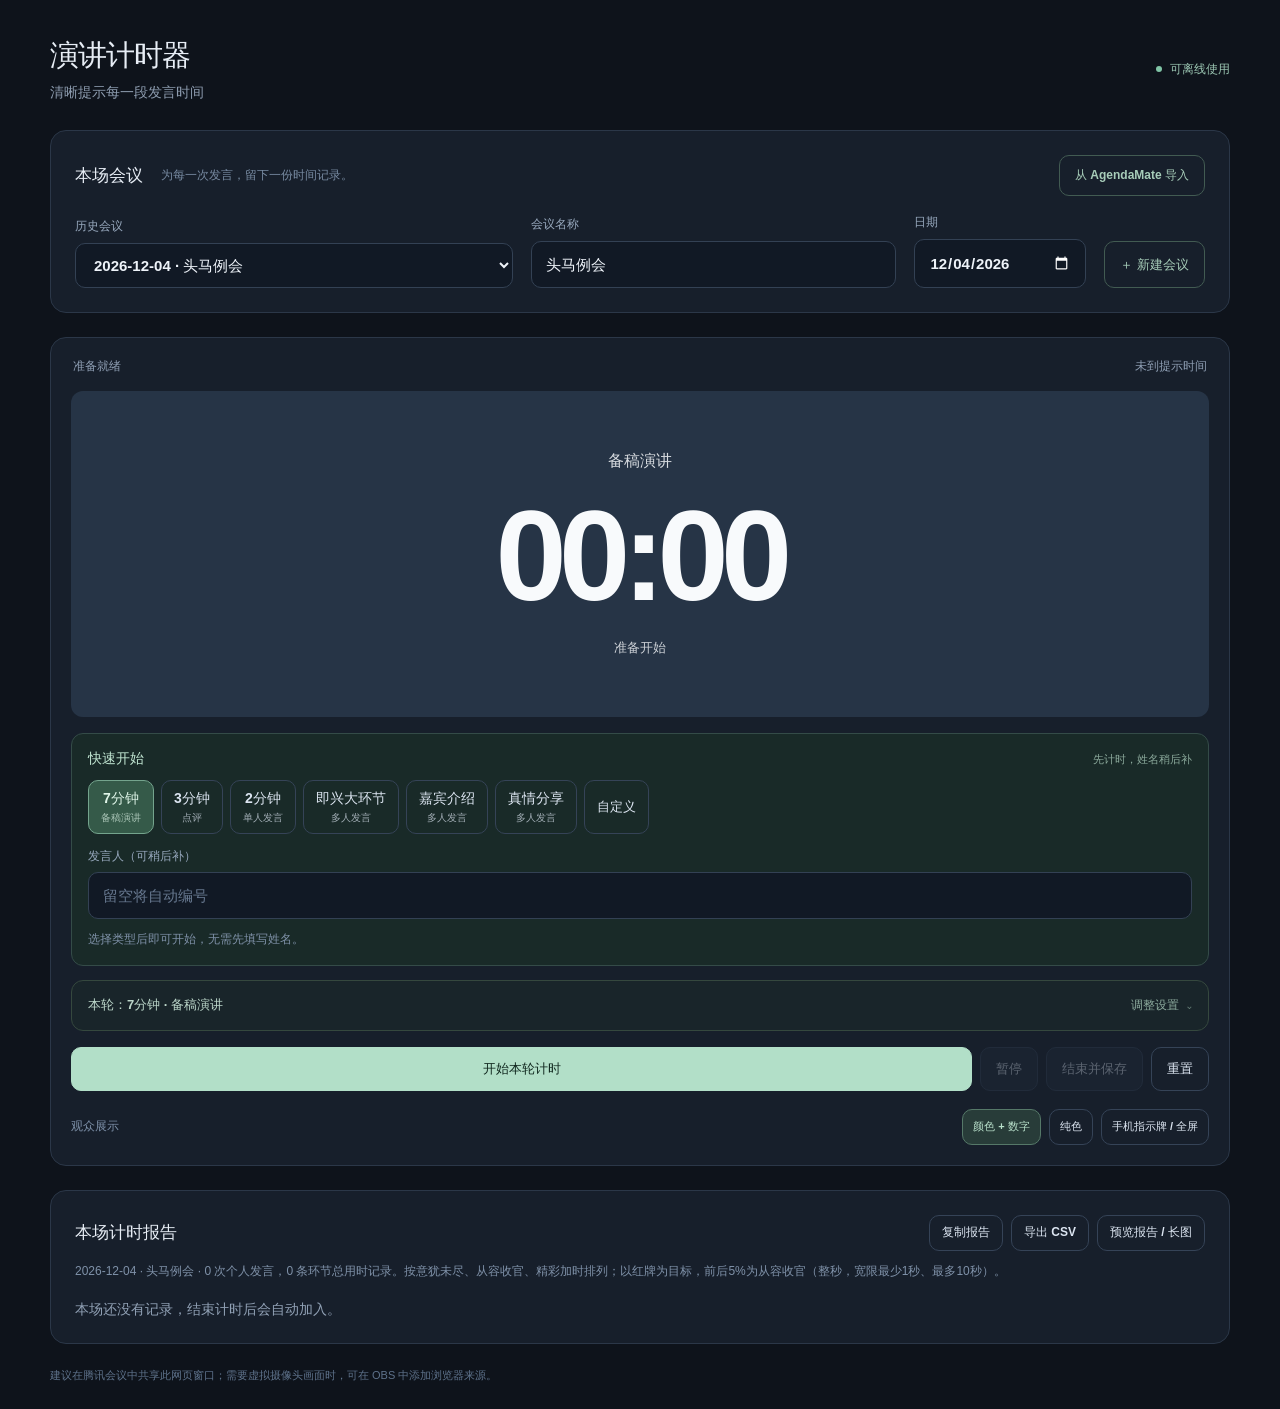
<file: index.html>
<!doctype html>
<html lang="zh-CN">
<head>
  <meta charset="utf-8">
  <meta name="viewport" content="width=device-width, initial-scale=1, viewport-fit=cover">
  <meta name="theme-color" content="#151a24">
  <title>头马演讲计时器</title>
  <link rel="icon" href="data:image/svg+xml,%3Csvg xmlns=%27http://www.w3.org/2000/svg%27 viewBox=%270 0 32 32%27%3E%3Crect width=%2732%27 height=%2732%27 rx=%278%27 fill=%27%23188447%27/%3E%3Cpath d=%27M10 9h12M16 9v16%27 stroke=%27white%27 stroke-width=%274%27/%3E%3C/svg%3E">
  <link rel="manifest" href="manifest.webmanifest">
  <link rel="stylesheet" href="style.css?v=24">
</head>
<body>
  <main class="app">
    <header class="topbar"><div><h1>演讲计时器</h1><p>清晰提示每一段发言时间</p></div><span class="offline">可离线使用</span></header>
    <section class="meeting-bar" aria-label="本场会议"><div class="meeting-heading"><h2>本场会议</h2><p>为每一次发言，留下一份时间记录。</p><button id="import-agenda">从 AgendaMate 导入</button></div><label>历史会议<select id="meeting-select"></select></label><label>会议名称<input id="meeting-name" maxlength="80"></label><label>日期<input id="meeting-date" type="date"></label><button id="new-meeting">＋ 新建会议</button></section>
    <details id="agenda-queue" class="agenda-queue" hidden><summary>待计时议程 <span id="queue-count"></span></summary><div id="queue-list"></div></details>
    <div class="layout">
      <section id="timer-panel" class="timer-panel" aria-label="计时器">
        <button id="exit-display" class="exit-display" hidden>退出指示牌</button><div class="panel-head"><span id="status">准备就绪</span><span id="color-label">未到提示时间</span></div>
        <div id="topics-budget" class="topics-budget" hidden><div><span>环节剩余时间</span><strong id="topics-remaining">20:00</strong></div><span id="topics-budget-note">总时长到点仅标红此栏</span></div><div id="display" class="display neutral"><div id="display-title" class="display-title">备稿演讲</div><div id="digits" class="digits">00:00</div><div id="display-state" class="display-state">准备开始</div></div>
        <section id="quick-next" class="quick-next" aria-label="快速开始下一位"><div class="quick-heading"><strong id="quick-heading">准备下一位</strong><span>先计时，姓名稍后补</span></div><div id="quick-types" class="quick-types" aria-label="快速选择环节"><button type="button" data-quick="speech"><strong>7分钟</strong><small>备稿演讲</small></button><button type="button" data-quick="evaluation"><strong>3分钟</strong><small>点评</small></button><button type="button" data-quick="tableTopics"><strong>2分钟</strong><small>单人发言</small></button><button type="button" data-quick="topics"><strong>即兴大环节</strong><small>多人发言</small></button><button type="button" data-quick="guests"><strong>嘉宾介绍</strong><small>多人发言</small></button><button type="button" data-quick="sharing"><strong>真情分享</strong><small>多人发言</small></button><button type="button" data-quick="custom">自定义</button></div><div id="multi-settings" class="multi-settings" hidden><section id="topics-duration" class="custom-duration" hidden><input id="session-scene" type="hidden" value="topics"><label>环节总时长</label><div class="custom-duration-row"><label><input id="topics-minutes" type="number" min="0" max="999" step="1" inputmode="numeric" value="20" aria-label="环节总时长分钟">分</label><label><input id="topics-seconds" type="number" min="0" max="59" step="1" inputmode="numeric" value="0" aria-label="环节总时长秒">秒</label></div><p class="hint">总时长到点仅将剩余时间栏标红；提示牌始终跟随当前分段。</p></section></div><label id="live-speaker-label"><span id="live-speaker-caption">发言人（可稍后补）</span><input id="live-speaker" maxlength="60" autocomplete="off" placeholder="留空将自动编号"></label><p id="quick-note" class="hint" role="status">选择类型后即可开始，无需先填写姓名。</p></section>
        <details id="round-settings" class="round-settings"><summary><span id="round-summary">本轮：7分钟 · 备稿演讲</span><span class="settings-toggle">调整设置</span></summary><div class="settings-body">
        
        <input id="preset" type="hidden" value="speech">
        <label>环节名称（可自由修改）<input id="title" maxlength="80" value="备稿演讲" autocomplete="off"></label>
        <section id="custom-duration" class="custom-duration" hidden><label>总时长</label><div class="custom-duration-row"><label><input id="total-minutes" type="number" min="0" max="999" step="1" inputmode="numeric" value="7" aria-label="总时长分钟">分</label><label><input id="total-seconds" type="number" min="0" max="59" step="1" inputmode="numeric" value="0" aria-label="总时长秒">秒</label></div><p id="auto-rule" class="hint">超过3分钟且不超过10分钟：剩余2分钟绿牌、剩余1分钟黄牌、时间到红牌。</p></section><div id="threshold-settings"><section id="threshold-editor"><h3 id="threshold-title" class="threshold-title">提示牌时间</h3><div class="thresholds"><div class="threshold-field"><span class="duration-label">绿牌</span><input id="green" type="hidden" value="05:00"><div class="duration-control"><input id="green-minutes" type="number" min="0" max="999" step="1" inputmode="numeric" aria-label="绿牌分钟" value="05"><span aria-hidden="true">:</span><input id="green-seconds" type="number" min="0" max="59" step="1" inputmode="numeric" aria-label="绿牌秒" value="00"><div class="duration-step"><button type="button" data-duration="green" data-step="5" aria-label="绿牌增加5秒">▴</button><button type="button" data-duration="green" data-step="-5" aria-label="绿牌减少5秒">▾</button></div></div></div><div class="threshold-field"><span class="duration-label">黄牌</span><input id="yellow" type="hidden" value="06:00"><div class="duration-control"><input id="yellow-minutes" type="number" min="0" max="999" step="1" inputmode="numeric" aria-label="黄牌分钟" value="06"><span aria-hidden="true">:</span><input id="yellow-seconds" type="number" min="0" max="59" step="1" inputmode="numeric" aria-label="黄牌秒" value="00"><div class="duration-step"><button type="button" data-duration="yellow" data-step="5" aria-label="黄牌增加5秒">▴</button><button type="button" data-duration="yellow" data-step="-5" aria-label="黄牌减少5秒">▾</button></div></div></div><div class="threshold-field"><span class="duration-label">红牌</span><input id="red" type="hidden" value="07:00"><div class="duration-control"><input id="red-minutes" type="number" min="0" max="999" step="1" inputmode="numeric" aria-label="红牌分钟" value="07"><span aria-hidden="true">:</span><input id="red-seconds" type="number" min="0" max="59" step="1" inputmode="numeric" aria-label="红牌秒" value="00"><div class="duration-step"><button type="button" data-duration="red" data-step="5" aria-label="红牌增加5秒">▴</button><button type="button" data-duration="red" data-step="-5" aria-label="红牌减少5秒">▾</button></div></div></div></div><p class="duration-help">分 : 秒 · 右侧小箭头每次增减 5 秒</p></section></div>
        <label class="check"><input id="sound" type="checkbox"> 切换颜色时播放提示音</label>
        
        
      </div></details><p id="error" class="error" role="alert"></p><div class="actions"><button id="start" class="primary">开始本轮计时</button><button id="pause" disabled>暂停</button><button id="finish" disabled>结束并保存</button><button id="reset">重置</button><button id="next" disabled>下一位</button></div>
        <div id="segments" class="segments" hidden><div class="segment-heading"><h3>分段计时</h3><span id="total-time">本轮累计 00:00</span></div><div class="segment-input"><input id="segment-name" aria-label="分段发言人" maxlength="60" placeholder="下一位发言人（可稍后修正）"><button id="add-segment" disabled>开始第一位</button><button id="end-segment" disabled>结束分段</button></div><p id="segment-hint" class="hint">开始本轮计时后，可逐位新增分段。总用时持续累计。</p></div>
        <div class="view-options"><span>观众展示</span><button id="number-mode" class="selected" aria-pressed="true">颜色 + 数字</button><button id="color-mode" aria-pressed="false">纯色</button><button id="fullscreen">手机指示牌 / 全屏</button></div>
      </section>
    </div>
    <section class="records" id="report"><div class="records-head"><h2>本场计时报告</h2><div class="report-actions"><button id="copy-report">复制报告</button><button id="csv-report">导出 CSV</button><button id="html-report">预览报告 / 长图</button></div></div><p id="report-summary" class="hint"></p><p id="report-message" role="status"></p><div id="records-list" class="records-list">暂无记录</div><textarea id="copy-fallback" aria-label="报告文本（可长按复制）" hidden readonly></textarea></section>
    <dialog id="import-dialog"><h2>从 AgendaMate 导入议程</h2><p class="hint">在新窗口登录后，选择俱乐部当前已保存的议程，再发送到此处。姓名、环节和原定时长会进入待计时列表。</p><div class="report-actions"><button id="open-agenda">打开 AgendaMate</button><button id="close-import">关闭</button></div><p class="hint">也可导入 AgendaMate 计时数据 JSON 文件。</p><input id="agenda-file" type="file" accept=".json,application/json" aria-label="导入议程 JSON"><p id="import-status" role="status"></p><div id="import-preview"></div><button id="confirm-import" disabled>确认导入</button></dialog>
    <dialog id="edit-record"><form id="edit-form"><h2>修正记录</h2><label>姓名<input id="edit-speaker" required maxlength="60"></label><label>环节<input id="edit-activity" required maxlength="80"></label><fieldset class="status-choices"><legend>用时状态 · 单选</legend><label class="status-short"><input type="radio" name="record-status" value="short"><span class="status-dot" aria-hidden="true"></span>意犹未尽</label><label class="status-onTime"><input type="radio" name="record-status" value="onTime"><span class="status-dot" aria-hidden="true"></span>从容收官</label><label class="status-overTime"><input type="radio" name="record-status" value="overTime"><span class="status-dot" aria-hidden="true"></span>精彩加时</label></fieldset><label class="check"><input id="status-auto" type="checkbox" checked>按实际用时自动判断</label><p id="status-rule" class="hint"></p><p class="hint">选择状态会改为手动修正。勾选自动判断即可恢复；原始用时和提示牌时间保留。</p><div class="report-actions"><button type="button" id="cancel-edit">取消</button><button type="submit">保存修改</button></div><p id="edit-error" role="alert"></p></form></dialog>
    <footer>建议在腾讯会议中共享此网页窗口；需要虚拟摄像头画面时，可在 OBS 中添加浏览器来源。</footer>
  </main>
  <script type="module" src="app.mjs?v=24"></script>
</body>
</html>
</file>
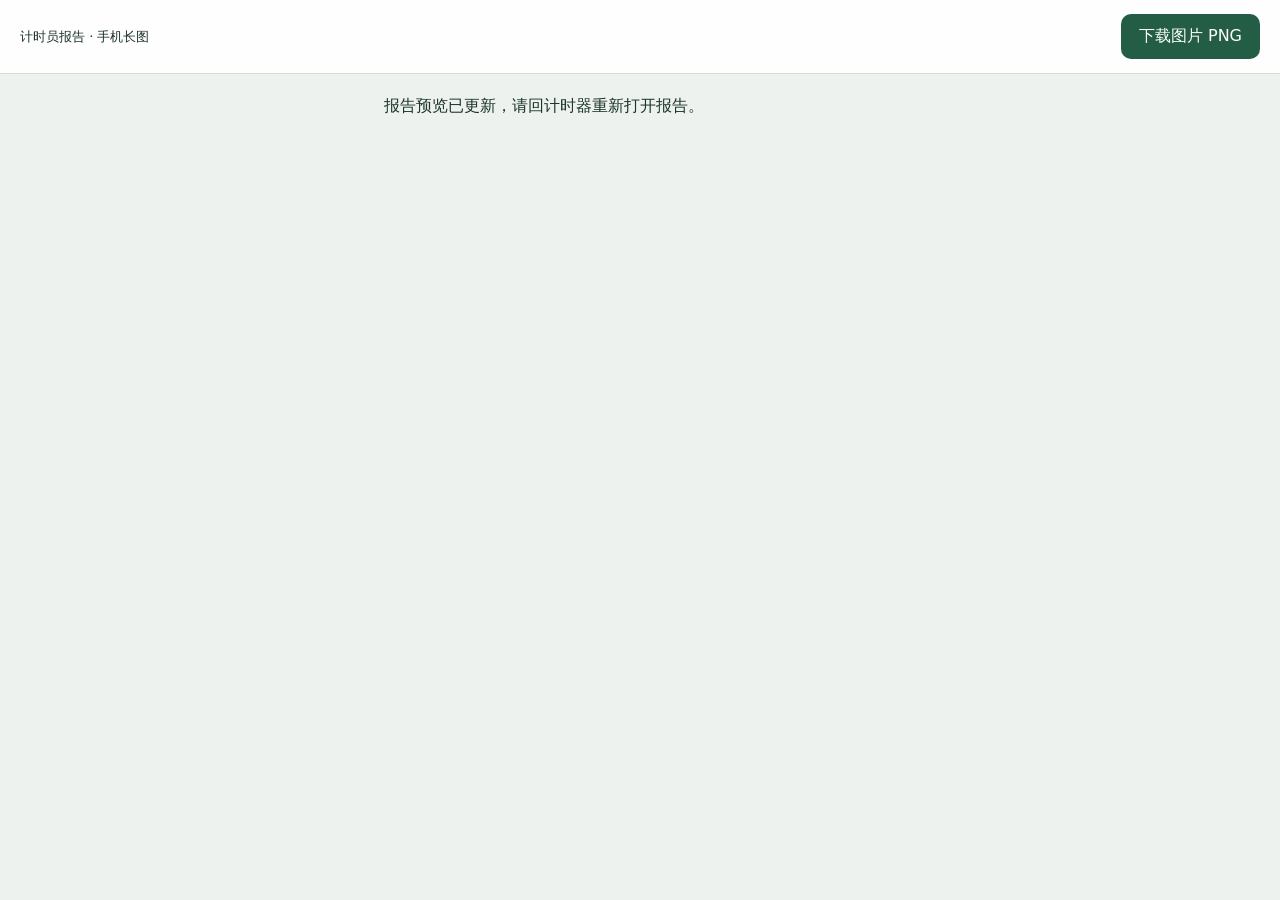
<file: report.html>
<!doctype html><html lang="zh-CN"><head><meta charset="utf-8"><meta name="viewport" content="width=device-width,initial-scale=1"><title>本场计时报告</title><style>*{box-sizing:border-box}body{margin:0;background:#edf2ef;color:#1c342a;font-family:system-ui,sans-serif}.toolbar{position:sticky;top:0;background:#ffffffef;border-bottom:1px solid #d5dfd8;padding:14px 20px;display:flex;align-items:center;justify-content:space-between;gap:12px;z-index:1}.toolbar span{font-size:13px}button{background:#245d46;color:white;border:0;border-radius:10px;font:inherit;padding:12px 18px;cursor:pointer}.preview{max-width:540px;margin:22px auto;padding:0 14px 24px}canvas{display:block;width:100%;height:auto;box-shadow:0 8px 40px #183c2415;border-radius:10px}.hint{font-size:12px;color:#6d8075;text-align:center;line-height:1.7}</style></head><body><div class="toolbar"><span>计时员报告 · 手机长图</span><button id="download">下载图片 PNG</button></div><main class="preview"><canvas id="report-image" aria-label="全员用时报告"></canvas><p class="hint">图片包含本场全部记录，人数增加时自动延长。<br>若手机打开图片预览，可长按保存。</p><p id="message" role="status"></p></main><script type="module" src="report-view.mjs?v=24"></script></body></html>
</file>
<file: style.css>
:root{font-family:Inter,-apple-system,BlinkMacSystemFont,"Segoe UI","PingFang SC",sans-serif;color:#e7edf5;background:#0e131b;color-scheme:dark;font-synthesis:none}*{box-sizing:border-box}body{margin:0}button,input,select,textarea{font:inherit}button{cursor:pointer;touch-action:manipulation}button:disabled{opacity:.35;cursor:not-allowed}button:focus-visible,input:focus-visible,select:focus-visible{outline:2px solid #9ed5bd;outline-offset:3px}[hidden]{display:none!important}.app{max-width:1240px;margin:auto;padding:36px 30px 24px}.topbar{display:flex;justify-content:space-between;align-items:center;margin-bottom:28px}.topbar h1{margin:0;font-size:29px;letter-spacing:-1px}.topbar p{margin:8px 0 0;color:#8d9caf;font-size:14px}.offline{color:#9cc7b3;font-size:12px;display:flex;gap:8px;align-items:center}.offline:before{content:'';width:6px;height:6px;border-radius:50%;background:#80c4a6}h2{font-size:17px;margin:0}h3{font-size:14px;margin:0}label{display:block;font-size:12px;font-weight:600;color:#97a8bd}input:not([type=checkbox]),select,textarea{width:100%;min-width:0;border:1px solid #334154;background:#111925;color:#eef3f9;border-radius:10px;padding:12px 14px;font-size:15px;line-height:1.4;margin-top:8px;transition:border-color .15s}input::placeholder{color:#66778e}input:disabled,select:disabled{opacity:.55}button{border:1px solid #354357;border-radius:10px;padding:11px 15px;background:#202c3c;color:#dce5f1;min-height:44px;font-size:13px;font-weight:600;transition:background .15s,transform .15s}button:hover:not(:disabled){background:#2a3b50}button:active:not(:disabled){transform:translateY(1px)}.meeting-bar{display:grid;grid-template-columns:1.2fr 1fr 172px auto;gap:18px;align-items:end;padding:24px;margin-bottom:24px;background:#171f2b;border:1px solid #2b3748;border-radius:16px}.meeting-heading{grid-column:1/-1;display:flex;align-items:center;gap:18px}.meeting-heading p{margin:0;color:#778aa1;font-size:12px}.meeting-bar button{height:47px;background:transparent;color:#a7cdb9;border-color:#425b52}.layout{display:grid;grid-template-columns:330px minmax(0,1fr);gap:24px}.controls,.timer-panel,.records{background:#171f2b;border:1px solid #2b3748;border-radius:16px}.controls{padding:24px}.controls h2{margin-bottom:24px}.controls label{margin-bottom:18px}.thresholds{display:grid;grid-template-columns:repeat(3,minmax(0,1fr));gap:10px}.thresholds small{display:block;font-size:10px;color:#65778e;margin-top:5px;font-weight:400}.thresholds input{padding:11px 2px;text-align:center;font-variant-numeric:tabular-nums}.thresholds label:nth-child(1){color:#87d5a8}.thresholds label:nth-child(2){color:#e6c87b}.thresholds label:nth-child(3){color:#e49b9c}.check{display:flex!important;align-items:center;gap:10px;font-weight:400;color:#a5b1c1!important;font-size:12px}.check input{width:16px;height:16px;accent-color:#98cfb4}.hint{font-size:12px;color:#7f91a8;line-height:1.7;margin:10px 0 0}.error{color:#ffb4b4;min-height:14px;font-size:12px;line-height:1.6}.timer-panel{padding:20px;min-width:0}.panel-head{display:flex;justify-content:space-between;color:#8f9fb4;font-size:12px;padding:0 2px 16px}.display{height:326px;border-radius:12px;display:flex;flex-direction:column;align-items:center;justify-content:center;gap:7px;background:#263446;color:#f8fafc;text-align:center;padding:18px;transition:background .15s}.display.green{background:#188447}.display.yellow{background:#f3c631;color:#1d2430}.display.red{background:#cb3039}.display-title{font-size:16px;font-weight:550;max-width:100%;white-space:nowrap;overflow:hidden;text-overflow:ellipsis;opacity:.85}.digits{font-size:clamp(76px,10vw,128px);font-weight:750;font-variant-numeric:tabular-nums;letter-spacing:-.06em;line-height:1.2}.display-state{font-size:13px;opacity:.8}.display.pure .display-title,.display.pure .digits,.display.pure .display-state{visibility:hidden}.actions{display:flex;gap:8px;flex-wrap:wrap;margin-top:16px}.actions .primary{background:#b2dfc8;color:#10271e;border-color:#b2dfc8;flex:1;font-weight:750}.actions .primary:hover:not(:disabled){background:#c8eddb}.actions #reset,.actions #next{background:transparent}.segments{padding:18px 0;border-bottom:1px solid #2b3748;margin-top:6px}.segment-heading{display:flex;justify-content:space-between;align-items:center;margin-bottom:10px}.segment-heading span{font-size:12px;color:#91a5bd;font-variant-numeric:tabular-nums}.segment-input{display:flex;gap:8px;align-items:center}.segment-input input{margin:0;flex:1}.segment-input button{white-space:nowrap;flex-shrink:0;background:transparent}.segments .hint{font-size:11px}.view-options{display:flex;flex-wrap:wrap;align-items:center;gap:8px;padding-top:18px;font-size:12px;color:#7e91a9}.view-options span{margin-right:auto}.view-options button{background:transparent;min-height:36px;padding:8px 10px;font-size:11px}.view-options .selected{background:#283c39;color:#b7dec9;border-color:#557868}.records{margin-top:24px;padding:24px}.records-head{display:flex;justify-content:space-between;align-items:center;flex-wrap:wrap;gap:16px}.report-actions{display:flex;gap:8px;flex-wrap:wrap}.report-actions button{font-size:12px;background:transparent;padding:8px 12px;min-height:36px}.records-list{margin-top:20px;color:#91a1b5;font-size:14px}.records-list h3{color:#9fc9b6;margin-top:24px;margin-bottom:6px}.record{display:grid;grid-template-columns:1fr 1.4fr auto;align-items:center;gap:14px;border-bottom:1px solid #293547;padding:15px 0}.record strong{color:#dce5f0}.record small{display:block;font-size:11px;color:#7e90a7;margin-top:5px}.result-time{font-size:26px;font-variant-numeric:tabular-nums}.result-time.neutral{color:#b4c0d0}.result-time.green{color:#63d99c}.result-time.yellow{color:#f3cd55}.result-time.red{color:#ff8991}.record-actions{display:flex;gap:6px}.record-actions button{background:transparent;padding:7px 10px;min-height:34px;font-size:11px}#report-message{font-size:12px;color:#9fc9b6}#copy-fallback{height:220px}dialog{width:calc(100% - 32px);max-width:420px;padding:26px;border:1px solid #405269;border-radius:16px;background:#171f2b;color:#e7edf5}dialog::backdrop{background:#060b12bb}dialog h2{margin-bottom:20px}dialog label{margin-bottom:18px}dialog .report-actions{margin-top:20px}#edit-error{font-size:12px;color:#ffb4b4}footer{padding-top:22px;color:#5e728b;font-size:11px;line-height:1.7}.exit-display{display:none}body.presenting{overflow:hidden}body.presenting .timer-panel{position:fixed;inset:0;width:100%;height:100%;height:100dvh;z-index:1000;border:0;border-radius:0;padding:0;display:flex;flex-direction:column;background:#263446}body.presenting .timer-panel .panel-head,body.presenting .timer-panel .actions,body.presenting .timer-panel .view-options,body.presenting .timer-panel .segments{display:none}body.presenting .timer-panel .display{flex:1;width:100%;height:100%;min-height:0;border-radius:0;padding:max(20px,env(safe-area-inset-top)) max(16px,env(safe-area-inset-right)) max(20px,env(safe-area-inset-bottom)) max(16px,env(safe-area-inset-left))}body.presenting .timer-panel .digits{font-size:min(27vw,34vh);font-size:min(27vw,34dvh)}body.presenting .exit-display{display:block;position:absolute;z-index:2;top:max(12px,env(safe-area-inset-top));right:max(12px,env(safe-area-inset-right));background:#0005;border:1px solid #fff7;border-radius:24px;color:white}:fullscreen{border:0;border-radius:0}
@media(max-width:920px){.layout{grid-template-columns:290px minmax(0,1fr)}.segment-input{flex-wrap:wrap}.segment-input input{flex-basis:100%}.meeting-bar{grid-template-columns:1fr 1fr}.meeting-heading p{display:none}.digits{font-size:88px}}
@media(max-width:700px){.app{padding:22px 16px}.topbar h1{font-size:25px}.layout{grid-template-columns:1fr;gap:16px}.meeting-bar{padding:18px;gap:14px;margin-bottom:16px}.meeting-bar label:first-of-type{grid-column:1/-1}.meeting-heading{margin-bottom:2px}.controls,.timer-panel,.records{padding:18px}.controls label{margin-bottom:14px}.controls h2{margin-bottom:18px}input:not([type=checkbox]),select{font-size:16px}.display{height:280px}.digits{font-size:90px}.record{grid-template-columns:1fr 1.3fr}.record-actions{grid-column:1/-1}.records-head{align-items:flex-start;flex-direction:column}.report-actions{gap:7px}.actions .primary{flex:1 1 45%}.actions #finish{flex:1 1 40%}.offline{font-size:11px}.view-options span{width:100%}.meeting-bar button{align-self:end}.meeting-bar label:nth-of-type(2){grid-column:1/-1}}
@media print{body{background:white;color:black}.app> :not(#report){display:none!important}#report{border:0;background:white;color:black}.report-actions,.record-actions,#report-message,#copy-fallback{display:none!important}.record strong,.record small{color:inherit}.result-time.green{color:#08733d}.result-time.yellow{color:#926500}.result-time.red{color:#c12531}.result-time.neutral{color:#596579}.record{break-inside:avoid}.hint{color:#444}}

.meeting-heading #import-agenda{margin-left:auto;font-size:12px;height:auto;min-height:38px}.agenda-queue{padding:20px 24px;border:1px solid #2b3748;background:#171f2b;border-radius:16px;margin-bottom:24px}.agenda-queue summary{cursor:pointer;font-weight:600;font-size:14px}.agenda-queue summary span{font-size:12px;color:#91a5bd;margin-left:10px}.queue-row{display:flex;gap:16px;justify-content:space-between;align-items:center;padding:14px 0;border-bottom:1px solid #293547}.queue-row strong{font-size:14px}.queue-row small{display:block;font-size:11px;color:#91a5bd;margin-top:7px}.queue-row button{white-space:nowrap;font-size:12px}.queue-row>div{min-width:0;overflow-wrap:anywhere}#import-dialog{max-width:650px}#import-dialog .report-actions{margin:16px 0}#import-preview{max-height:30vh;overflow:auto;font-size:13px;color:#b4c0d0}#import-preview p{padding-bottom:8px;border-bottom:1px solid #2b3748}#import-status{font-size:13px;line-height:1.7;color:#a5cdb9}@media(max-width:700px){.meeting-heading{flex-wrap:wrap}.meeting-heading #import-agenda{font-size:11px}.agenda-queue{padding:16px}.queue-row{gap:10px}.queue-row button{padding:9px;font-size:11px}}

.threshold-field{min-width:0}.duration-label{display:block;font-size:12px;font-weight:600;color:#9fb0c4}.threshold-field:nth-child(1) .duration-label{color:#87d5a8}.threshold-field:nth-child(2) .duration-label{color:#e6c87b}.threshold-field:nth-child(3) .duration-label{color:#e49b9c}.duration-control{display:flex;align-items:center;gap:1px;background:#111925;border:1px solid #334154;border-radius:10px;margin-top:9px;padding:3px 2px 3px 5px;min-height:48px}.thresholds .duration-control input{appearance:textfield;-moz-appearance:textfield;width:27px;min-width:0;margin:0;padding:7px 0;border:0;background:transparent;border-radius:3px;font-size:15px;flex:1;text-align:center;font-variant-numeric:tabular-nums}.duration-control input::-webkit-inner-spin-button,.duration-control input::-webkit-outer-spin-button{-webkit-appearance:none;margin:0}.duration-control>span{color:#72859d;font-size:14px}.duration-step{display:flex;flex-direction:column;margin-left:2px}.duration-step button{min-height:21px;height:21px;width:17px;border:0;border-radius:4px;background:transparent;padding:0;font-size:13px;line-height:1;color:#a4b5c8}.duration-step button:hover:not(:disabled){background:#35485e}.duration-help{font-size:10px;color:#788ca6;margin:8px 0 18px;line-height:1.5}.custom-duration{padding:14px;border:1px solid #3d5b50;border-radius:12px;background:#172d25;margin-bottom:18px}.controls .custom-duration label{margin-bottom:0}.custom-duration-row{display:flex;gap:12px;margin-top:8px}.custom-duration-row label{display:flex;align-items:center;gap:8px;flex:1;min-width:0}.custom-duration-row input{margin:0;padding:9px;min-width:0;width:100%;font-variant-numeric:tabular-nums}.custom-duration .hint{font-size:11px;color:#a3c3b3}@media(max-width:700px){.thresholds .duration-control input{font-size:16px}.duration-step button{width:24px;min-height:24px;height:24px}.duration-control{padding:3px 4px}.duration-help{font-size:11px}}

.topics-budget{display:flex;align-items:center;justify-content:space-between;gap:12px;border:1px solid #4a675e;border-radius:12px;background:#1b3029;padding:14px 18px;margin-bottom:14px}.topics-budget>div{display:flex;align-items:center;gap:18px}.topics-budget strong{font-size:30px;font-variant-numeric:tabular-nums;color:#d8efdf;letter-spacing:-1px}.topics-budget span{font-size:12px;color:#a5c1b3}body.presenting .topics-budget{position:absolute;bottom:max(16px,env(safe-area-inset-bottom));left:max(16px,env(safe-area-inset-left));z-index:2;max-width:calc(100% - 32px);background:#101722cc;border-color:#ffffff55;margin:0}body.presenting .topics-budget strong{color:#fff}body.presenting .topics-budget span{color:#e5eee9}@media(max-width:700px){.topics-budget{align-items:flex-start;flex-direction:column;padding:12px 14px;gap:4px}.topics-budget strong{font-size:32px}body.presenting .topics-budget{padding:9px 13px}body.presenting .topics-budget strong{font-size:25px}}

.threshold-title{font-size:12px;color:#9eb3a8;margin:4px 0 12px}.topics-budget.overdue{background:#3b2028;border-color:#bf5967}.topics-budget.overdue strong,.topics-budget.overdue span{color:#ffb4be}body.presenting .topics-budget.overdue{background:#4b1725e6;border-color:#ff8399}body.presenting .topics-budget.overdue strong,body.presenting .topics-budget.overdue span{color:#ffbac7}#topics-duration>label{margin-bottom:12px}

.quick-next{margin-top:16px;padding:16px;border:1px solid #344b48;border-radius:12px;background:#192a28}.quick-heading{display:flex;align-items:center;justify-content:space-between;gap:12px;margin-bottom:12px}.quick-heading strong{font-size:14px;color:#c1e6d2}.quick-heading span{font-size:11px;color:#8ba99b}.quick-types{display:flex;flex-wrap:wrap;gap:7px;margin-bottom:14px}.quick-types button{padding:8px 12px;background:transparent;min-height:40px}.quick-types button[aria-pressed=true]{background:#355a49;border-color:#74a48d;color:#dff5e8}.quick-next label{font-size:12px}.quick-next input{margin-top:7px}.quick-next .hint{margin-top:10px}.status-choices{border:1px solid #3a4b60;border-radius:12px;padding:14px;margin:6px 0 12px}.status-choices legend{font-size:12px;color:#b2c9bd;padding:0 5px}.status-choices label{display:flex;align-items:center;gap:10px;border:1px solid #344255;border-radius:9px;padding:10px;margin:0 0 7px;font-weight:400;min-height:44px}.status-choices label:last-child{margin-bottom:0}.status-choices input[type=radio]{width:17px;min-width:17px;height:17px;margin:0;padding:0;accent-color:#a4d7bb}.status-choices label:has(input:checked){background:#254034;border-color:#779f88;color:#d7eedf}dialog{max-height:calc(100dvh - 32px);overflow-y:auto}body.presenting .quick-next{display:none}@media(max-width:700px){.quick-next{padding:13px}.quick-heading{gap:8px}.quick-heading span{font-size:10px}.quick-types button{flex:1 1 28%;min-height:44px}}

.result-time.yellow{color:#f4b76b}.status-description.short{color:#f4b76b}.status-description.onTime{color:#63d99c}.status-description.overTime{color:#ff8991}.status-choices .status-short{--status:#f4b76b;--status-bg:#3d2b1b}.status-choices .status-onTime{--status:#63d99c;--status-bg:#1b382b}.status-choices .status-overTime{--status:#ff8991;--status-bg:#3d222a}.status-choices label{color:var(--status);border-color:var(--status);background:transparent}.status-choices label:has(input:checked){color:var(--status);border-color:var(--status);background:var(--status-bg);box-shadow:inset 3px 0 var(--status)}.status-choices input[type=radio]{accent-color:var(--status)}.status-dot{width:9px;height:9px;border-radius:50%;background:var(--status);flex-shrink:0}

.quick-types button strong{display:block;font-size:14px;line-height:1.4}.quick-types button small{display:block;font-size:10px;font-weight:400;line-height:1.4;opacity:.7;margin-top:2px}.quick-types button{align-content:center}

.quick-types button strong{white-space:nowrap}@media(max-width:700px){.quick-types button{padding-left:9px;padding-right:9px}}

.layout{display:block}.round-settings{margin-top:14px;border:1px solid #35483e;border-radius:12px;background:#19252a}.round-settings>summary{display:flex;align-items:center;justify-content:space-between;gap:14px;padding:14px 16px;cursor:pointer;list-style:none}.round-settings>summary::-webkit-details-marker{display:none}#round-summary{font-size:13px;font-weight:600;color:#bdd8cb;line-height:1.6;min-width:0;overflow-wrap:anywhere}.settings-toggle{font-size:12px;color:#8caa9d;white-space:nowrap}.settings-toggle:after{content:'⌄';display:inline-block;margin-left:7px}.round-settings[open] .settings-toggle:after{transform:rotate(180deg)}.settings-body{border-top:1px solid #31453d;padding:18px}.settings-body>label{margin-bottom:18px}.settings-body .custom-duration label{margin-bottom:0}.settings-body .thresholds{max-width:450px}.settings-body .duration-help{margin-bottom:20px}.multi-settings{display:grid;grid-template-columns:minmax(0,1fr) minmax(0,1fr);gap:14px;margin:16px 0}.multi-settings .custom-duration{margin:0}.multi-settings #threshold-editor{padding:14px;border:1px solid #3d5b50;border-radius:12px;background:#172d25}.multi-settings .duration-help{margin-bottom:0}.multi-settings #threshold-editor .thresholds{gap:9px}#error:empty{display:none}#error{margin:10px 2px 0}body.presenting .round-settings,body.presenting #error{display:none}@media(max-width:700px){.multi-settings{grid-template-columns:1fr}.round-settings>summary{padding:12px;gap:10px}#round-summary{font-size:12px}.settings-body{padding:15px}.settings-toggle{font-size:11px}.timer-panel .display{height:260px}}

.record .record-activity{color:#a1bbad;font-size:12px;margin-top:6px}

.meeting-bar>label{min-width:0}#meeting-date{display:block;max-width:100%;min-width:0;min-inline-size:0;text-align:left}#meeting-date::-webkit-date-and-time-value{text-align:left}@media(max-width:700px){.meeting-bar{grid-template-columns:minmax(0,1fr)}.meeting-bar>label,.meeting-bar>#new-meeting{grid-column:1/-1}.meeting-bar>#new-meeting{width:100%;min-width:0}.meeting-bar #meeting-date{width:100%;min-height:47px}}
</file>
